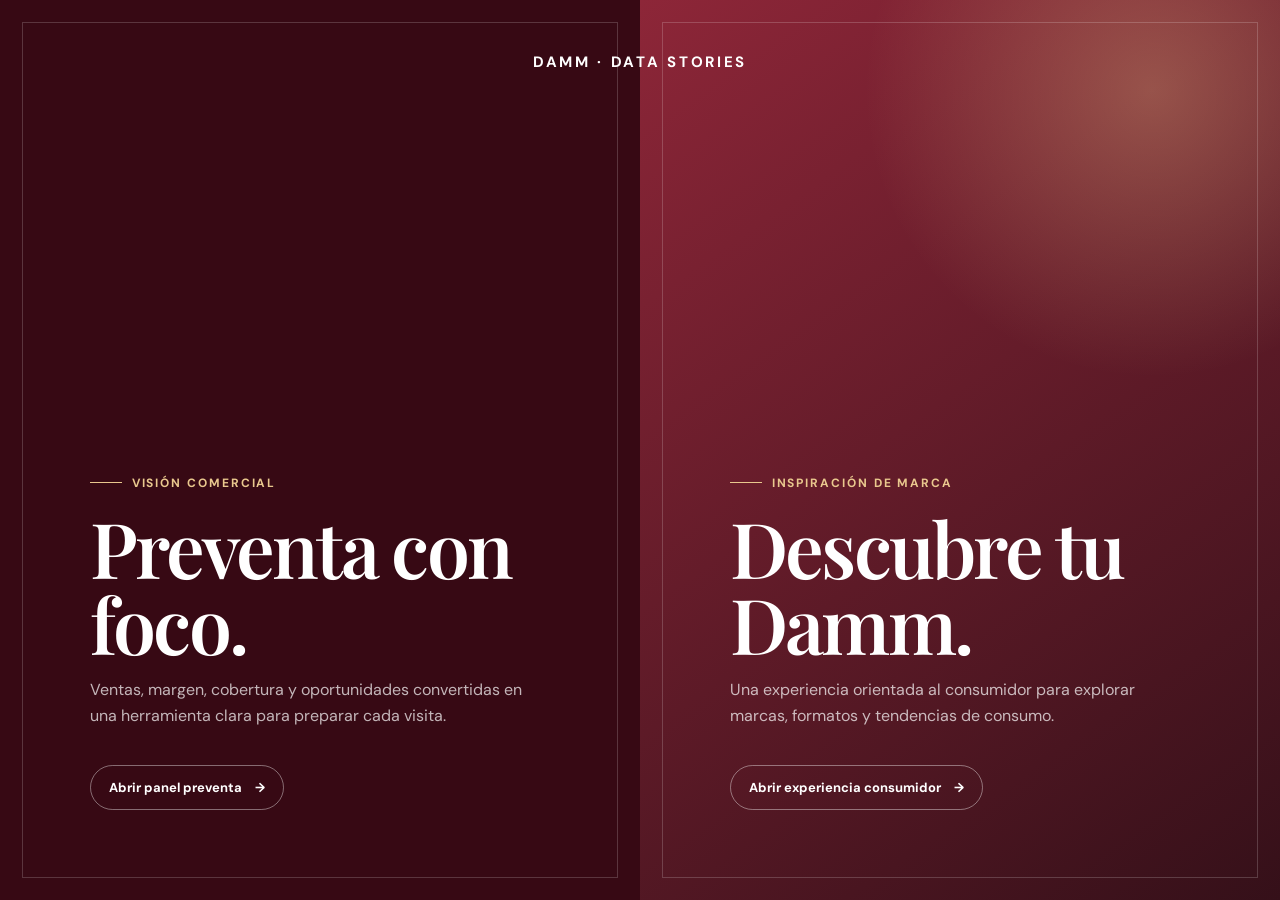
<file: web/index.html>
<!doctype html>
<html lang="es">
<head>
  <meta charset="utf-8">
  <meta name="viewport" content="width=device-width, initial-scale=1">
  <meta name="description" content="Experiencias visuales Damm basadas en datos de ventas y mercado.">
  <title>Damm · Experiencias de datos</title>
  <link rel="icon" href="favicon.svg" type="image/svg+xml">
  <link rel="stylesheet" href="estilos.css">
</head>
<body>
  <main class="landing">
    <div class="landing-logo">Damm · Data stories</div>
    <section class="landing-panel">
      <div class="landing-content">
        <div class="eyebrow">Visión comercial</div>
        <h1>Preventa con foco.</h1>
        <p>Ventas, margen, cobertura y oportunidades convertidas en una herramienta clara para preparar cada visita.</p>
        <a class="cta" href="preventa.html">Abrir panel preventa <span aria-hidden="true">→</span></a>
      </div>
    </section>
    <section class="landing-panel">
      <div class="landing-content">
        <div class="eyebrow">Inspiración de marca</div>
        <h1>Descubre tu Damm.</h1>
        <p>Una experiencia orientada al consumidor para explorar marcas, formatos y tendencias de consumo.</p>
        <a class="cta" href="consumidor.html">Abrir experiencia consumidor <span aria-hidden="true">→</span></a>
      </div>
    </section>
  </main>
</body>
</html>
</file>
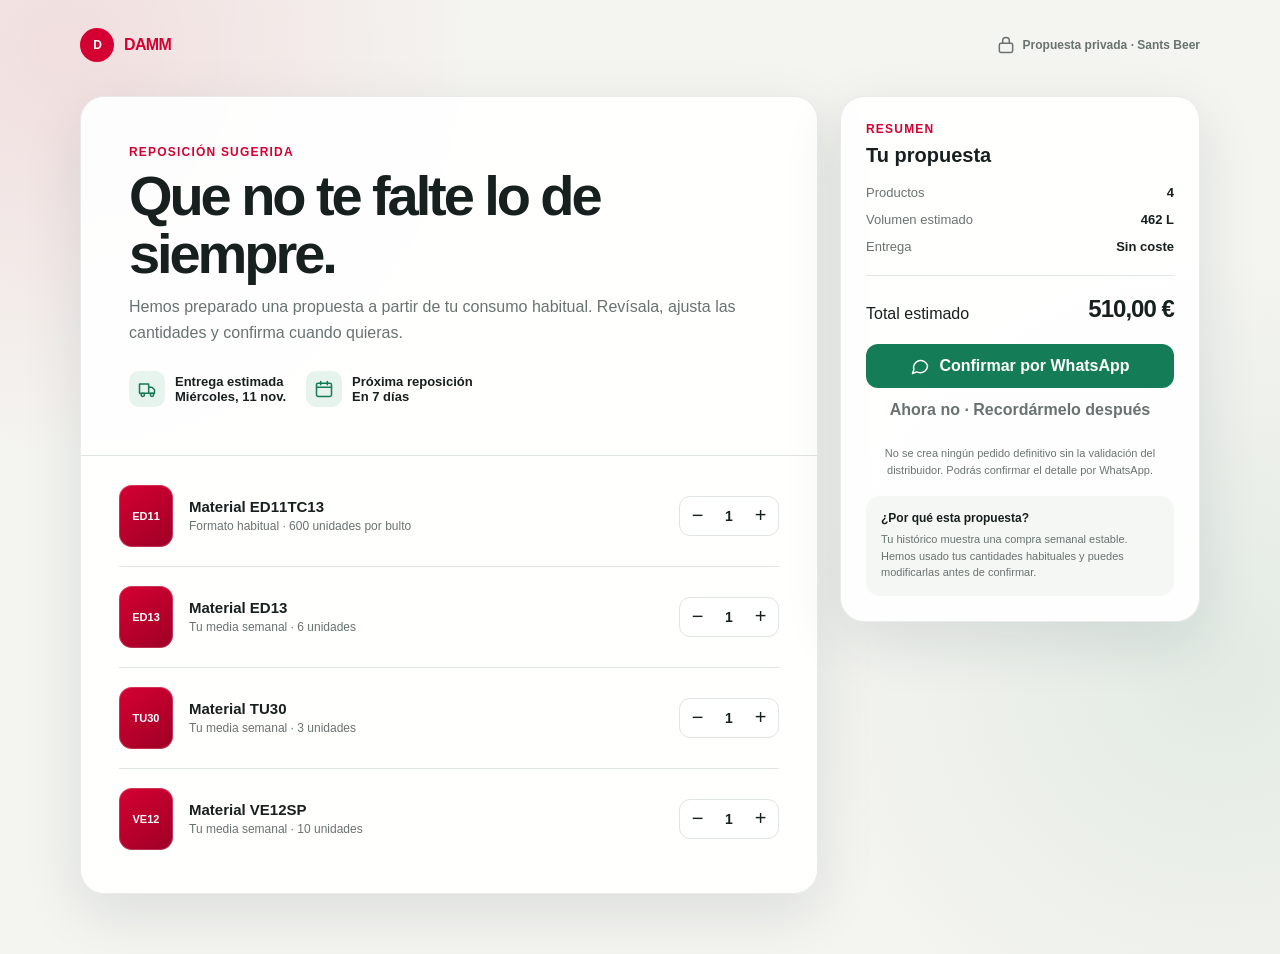
<file: prototipos/cliente.html>
<!doctype html>
<html lang="es">
<head>
  <meta charset="utf-8">
  <meta name="viewport" content="width=device-width, initial-scale=1">
  <meta name="description" content="Prototipo de confirmación de reposición para un establecimiento.">
  <title>Tu propuesta de reposición · Damm</title>
  <link rel="stylesheet" href="styles.css">
</head>
<body data-page="cliente">
  <svg width="0" height="0" aria-hidden="true" style="position:absolute">
    <symbol id="i-lock" viewBox="0 0 24 24"><rect x="4" y="10" width="16" height="11" rx="2"/><path d="M8 10V7a4 4 0 0 1 8 0v3"/></symbol>
    <symbol id="i-truck" viewBox="0 0 24 24"><path d="M3 6h11v11H3Zm11 4h4l3 3v4h-7Z"/><circle cx="7" cy="19" r="2"/><circle cx="18" cy="19" r="2"/></symbol>
    <symbol id="i-calendar" viewBox="0 0 24 24"><rect x="3" y="5" width="18" height="16" rx="2"/><path d="M16 3v4M8 3v4M3 10h18"/></symbol>
    <symbol id="i-message" viewBox="0 0 24 24"><path d="M21 11.5a8.4 8.4 0 0 1-9 8.5 9.8 9.8 0 0 1-4-.9L3 21l1.6-4.6A8.5 8.5 0 1 1 21 11.5Z"/></symbol>
  </svg>

  <main class="consumer-page">
    <nav class="consumer-nav" aria-label="Cabecera">
      <div class="brand-mark"><span class="brand-dot">D</span><span>Damm</span></div>
      <div class="secure"><svg class="icon"><use href="#i-lock"/></svg><span>Propuesta privada · Sants Beer</span></div>
    </nav>

    <div class="order-layout">
      <section class="order-card">
        <header class="order-hero">
          <p class="eyebrow">Reposición sugerida</p>
          <h1>Que no te falte lo de siempre.</h1>
          <p class="lead">Hemos preparado una propuesta a partir de tu consumo habitual. Revísala, ajusta las cantidades y confirma cuando quieras.</p>
          <div class="delivery-strip">
            <div class="delivery-item"><span class="delivery-icon"><svg class="icon"><use href="#i-truck"/></svg></span><span>Entrega estimada<br><b>Miércoles, 11 nov.</b></span></div>
            <div class="delivery-item"><span class="delivery-icon"><svg class="icon"><use href="#i-calendar"/></svg></span><span>Próxima reposición<br><b>En 7 días</b></span></div>
          </div>
        </header>

        <div class="order-products">
          <div class="product-row" data-price="294.02" data-liters="253.13">
            <div class="product-art">ED11</div>
            <div><h2>Material ED11TC13</h2><p>Formato habitual · 600 unidades por bulto</p></div>
            <div class="stepper" aria-label="Cantidad de ED11TC13"><button type="button" data-step="-1" aria-label="Restar">−</button><output>1</output><button type="button" data-step="1" aria-label="Sumar">+</button></div>
          </div>
          <div class="product-row" data-price="61.66" data-liters="47.37">
            <div class="product-art">ED13</div>
            <div><h2>Material ED13</h2><p>Tu media semanal · 6 unidades</p></div>
            <div class="stepper" aria-label="Cantidad de ED13"><button type="button" data-step="-1" aria-label="Restar">−</button><output>1</output><button type="button" data-step="1" aria-label="Sumar">+</button></div>
          </div>
          <div class="product-row" data-price="97.95" data-liters="95.19">
            <div class="product-art">TU30</div>
            <div><h2>Material TU30</h2><p>Tu media semanal · 3 unidades</p></div>
            <div class="stepper" aria-label="Cantidad de TU30"><button type="button" data-step="-1" aria-label="Restar">−</button><output>1</output><button type="button" data-step="1" aria-label="Sumar">+</button></div>
          </div>
          <div class="product-row" data-price="56.37" data-liters="66.31">
            <div class="product-art">VE12</div>
            <div><h2>Material VE12SP</h2><p>Tu media semanal · 10 unidades</p></div>
            <div class="stepper" aria-label="Cantidad de VE12SP"><button type="button" data-step="-1" aria-label="Restar">−</button><output>1</output><button type="button" data-step="1" aria-label="Sumar">+</button></div>
          </div>
        </div>
      </section>

      <aside class="summary-card">
        <p class="eyebrow">Resumen</p>
        <h2>Tu propuesta</h2>
        <div class="summary-line"><span>Productos</span><strong id="summary-products">4</strong></div>
        <div class="summary-line"><span>Volumen estimado</span><strong id="summary-liters">462 L</strong></div>
        <div class="summary-line"><span>Entrega</span><strong>Sin coste</strong></div>
        <div class="summary-total"><span>Total estimado</span><strong id="summary-total">510,00 €</strong></div>
        <button class="button whatsapp-button" id="confirm-order" type="button"><svg class="icon"><use href="#i-message"/></svg>Confirmar por WhatsApp</button>
        <button class="button ghost" id="postpone-order" type="button">Ahora no · Recordármelo después</button>
        <p class="summary-fine">No se crea ningún pedido definitivo sin la validación del distribuidor. Podrás confirmar el detalle por WhatsApp.</p>
        <div class="why-box"><strong>¿Por qué esta propuesta?</strong><p>Tu histórico muestra una compra semanal estable. Hemos usado tus cantidades habituales y puedes modificarlas antes de confirmar.</p></div>
      </aside>
    </div>
  </main>

  <div class="modal" id="order-modal" role="dialog" aria-modal="true" aria-labelledby="order-title">
    <div class="modal-card">
      <p class="eyebrow">Todo listo</p>
      <h2 id="order-title">Abriremos WhatsApp</h2>
      <p>Enviaremos el resumen para que confirmes la propuesta con tu distribuidor. Esta acción quedará vinculada a la recomendación.</p>
      <div class="modal-actions"><button class="button secondary" type="button" data-close-modal>Seguir revisando</button><button class="button whatsapp-button" type="button" id="finish-order">Continuar</button></div>
    </div>
  </div>
  <div class="toast" id="toast" role="status">Te lo recordaremos dentro de 48 horas.</div>
  <script src="app.js"></script>
</body>
</html>
</file>
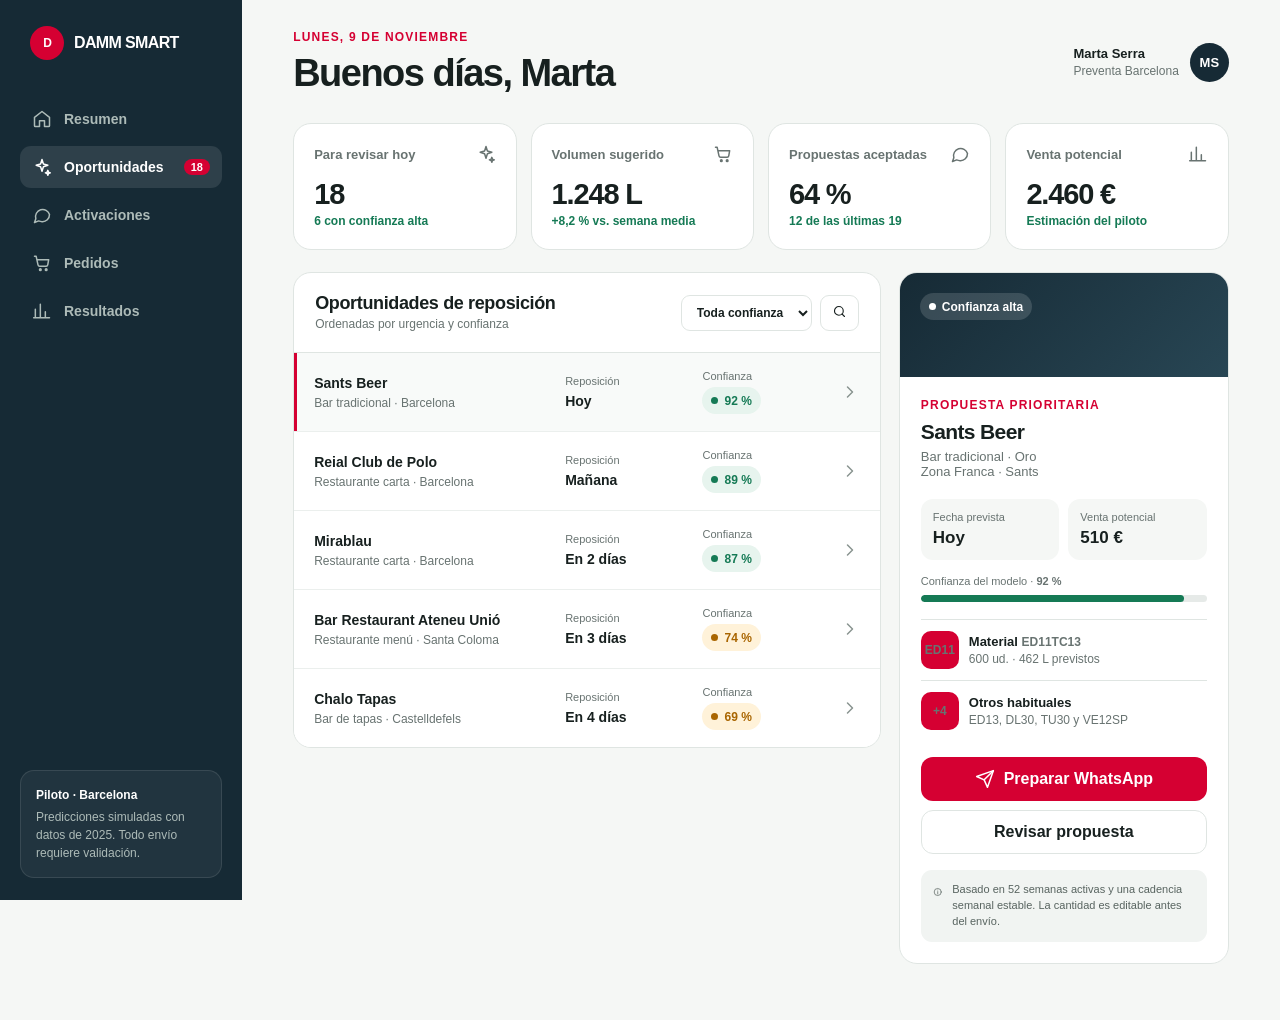
<file: prototipos/preventa.html>
<!doctype html>
<html lang="es">
<head>
  <meta charset="utf-8">
  <meta name="viewport" content="width=device-width, initial-scale=1">
  <meta name="description" content="Prototipo de preventa para el piloto de reposición predictiva.">
  <title>Preventa · Reposición inteligente</title>
  <link rel="stylesheet" href="styles.css">
</head>
<body data-page="preventa">
  <svg width="0" height="0" aria-hidden="true" style="position:absolute">
    <symbol id="i-home" viewBox="0 0 24 24"><path d="m3 10 9-7 9 7v10a1 1 0 0 1-1 1h-5v-7H9v7H4a1 1 0 0 1-1-1Z"/></symbol>
    <symbol id="i-spark" viewBox="0 0 24 24"><path d="m12 3 1.7 5.3L19 10l-5.3 1.7L12 17l-1.7-5.3L5 10l5.3-1.7Z"/><path d="m19 16 .8 2.2L22 19l-2.2.8L19 22l-.8-2.2L16 19l2.2-.8Z"/></symbol>
    <symbol id="i-message" viewBox="0 0 24 24"><path d="M21 11.5a8.4 8.4 0 0 1-9 8.5 9.8 9.8 0 0 1-4-.9L3 21l1.6-4.6A8.5 8.5 0 1 1 21 11.5Z"/></symbol>
    <symbol id="i-cart" viewBox="0 0 24 24"><path d="M3 4h2l2.2 10.2a2 2 0 0 0 2 1.6h7.7a2 2 0 0 0 2-1.6L20 8H6"/><circle cx="10" cy="20" r="1"/><circle cx="17" cy="20" r="1"/></symbol>
    <symbol id="i-chart" viewBox="0 0 24 24"><path d="M4 20V10m6 10V4m6 16v-7m5 7H2"/></symbol>
    <symbol id="i-search" viewBox="0 0 24 24"><circle cx="11" cy="11" r="7"/><path d="m20 20-4-4"/></symbol>
    <symbol id="i-send" viewBox="0 0 24 24"><path d="m22 2-7 20-4-9-9-4Z"/><path d="M22 2 11 13"/></symbol>
    <symbol id="i-info" viewBox="0 0 24 24"><circle cx="12" cy="12" r="9"/><path d="M12 11v6m0-10h.01"/></symbol>
    <symbol id="i-chevron" viewBox="0 0 24 24"><path d="m9 18 6-6-6-6"/></symbol>
  </svg>

  <div class="sales-shell">
    <aside class="sidebar">
      <div class="brand-mark"><span class="brand-dot">D</span><span>Damm Smart</span></div>
      <nav class="nav-group" aria-label="Navegación principal">
        <a class="nav-link" href="#"><svg class="icon"><use href="#i-home"/></svg><span>Resumen</span></a>
        <a class="nav-link active" href="#"><svg class="icon"><use href="#i-spark"/></svg><span>Oportunidades</span><span class="count">18</span></a>
        <a class="nav-link" href="#"><svg class="icon"><use href="#i-message"/></svg><span>Activaciones</span></a>
        <a class="nav-link" href="#"><svg class="icon"><use href="#i-cart"/></svg><span>Pedidos</span></a>
        <a class="nav-link" href="#"><svg class="icon"><use href="#i-chart"/></svg><span>Resultados</span></a>
      </nav>
      <div class="pilot-note"><strong>Piloto · Barcelona</strong>Predicciones simuladas con datos de 2025. Todo envío requiere validación.</div>
    </aside>

    <main class="sales-main">
      <header class="topbar">
        <div>
          <p class="eyebrow">Lunes, 9 de noviembre</p>
          <h1>Buenos días, Marta</h1>
        </div>
        <div class="profile">
          <div><strong style="display:block;font-size:13px">Marta Serra</strong><span class="muted small">Preventa Barcelona</span></div>
          <span class="avatar">MS</span>
        </div>
      </header>

      <section class="kpi-grid" aria-label="Indicadores de la jornada">
        <article class="kpi"><div class="kpi-label"><span>Para revisar hoy</span><svg class="icon"><use href="#i-spark"/></svg></div><strong>18</strong><em>6 con confianza alta</em></article>
        <article class="kpi"><div class="kpi-label"><span>Volumen sugerido</span><svg class="icon"><use href="#i-cart"/></svg></div><strong>1.248 L</strong><em>+8,2 % vs. semana media</em></article>
        <article class="kpi"><div class="kpi-label"><span>Propuestas aceptadas</span><svg class="icon"><use href="#i-message"/></svg></div><strong>64 %</strong><em>12 de las últimas 19</em></article>
        <article class="kpi"><div class="kpi-label"><span>Venta potencial</span><svg class="icon"><use href="#i-chart"/></svg></div><strong>2.460 €</strong><em>Estimación del piloto</em></article>
      </section>

      <section class="workbench">
        <div class="panel">
          <div class="panel-head">
            <div><h2>Oportunidades de reposición</h2><span class="muted small">Ordenadas por urgencia y confianza</span></div>
            <div class="filters">
              <select class="filter" id="confidence-filter" aria-label="Filtrar por confianza">
                <option value="all">Toda confianza</option>
                <option value="high">Alta</option>
                <option value="medium">Media</option>
              </select>
              <button class="filter" type="button" id="search-button"><svg class="icon" style="width:15px;height:15px"><use href="#i-search"/></svg></button>
            </div>
          </div>
          <div class="customer-list" id="customer-list">
            <button class="customer active" type="button" data-confidence="high" data-name="Sants Beer" data-type="Bar tradicional · Oro" data-zone="Zona Franca · Sants" data-date="Hoy" data-liters="462 L" data-value="510 €" data-score="92" data-product="ED11TC13" data-units="600 ud.">
              <div><h3>Sants Beer</h3><p>Bar tradicional · Barcelona</p></div>
              <div><span class="metric-label">Reposición</span><span class="metric-value">Hoy</span></div>
              <div><span class="metric-label">Confianza</span><span class="pill good"><span class="dot"></span>92 %</span></div>
              <svg class="icon chevron"><use href="#i-chevron"/></svg>
            </button>
            <button class="customer" type="button" data-confidence="high" data-name="Reial Club de Polo" data-type="Restaurante carta · Oro" data-zone="Les Corts · Sarrià" data-date="Mañana" data-liters="751 L" data-value="782 €" data-score="89" data-product="ED50" data-units="4 ud.">
              <div><h3>Reial Club de Polo</h3><p>Restaurante carta · Barcelona</p></div>
              <div><span class="metric-label">Reposición</span><span class="metric-value">Mañana</span></div>
              <div><span class="metric-label">Confianza</span><span class="pill good"><span class="dot"></span>89 %</span></div>
              <svg class="icon chevron"><use href="#i-chevron"/></svg>
            </button>
            <button class="customer" type="button" data-confidence="high" data-name="Mirablau" data-type="Restaurante carta · Oro" data-zone="Bonanova · Vallcarca" data-date="En 2 días" data-liters="326 L" data-value="354 €" data-score="87" data-product="VE12SP" data-units="8 ud.">
              <div><h3>Mirablau</h3><p>Restaurante carta · Barcelona</p></div>
              <div><span class="metric-label">Reposición</span><span class="metric-value">En 2 días</span></div>
              <div><span class="metric-label">Confianza</span><span class="pill good"><span class="dot"></span>87 %</span></div>
              <svg class="icon chevron"><use href="#i-chevron"/></svg>
            </button>
            <button class="customer" type="button" data-confidence="medium" data-name="Bar Restaurant Ateneu Unió" data-type="Restaurante menú · Plata" data-zone="Sant Boi" data-date="En 3 días" data-liters="194 L" data-value="318 €" data-score="74" data-product="ED13" data-units="11 ud.">
              <div><h3>Bar Restaurant Ateneu Unió</h3><p>Restaurante menú · Santa Coloma</p></div>
              <div><span class="metric-label">Reposición</span><span class="metric-value">En 3 días</span></div>
              <div><span class="metric-label">Confianza</span><span class="pill warn"><span class="dot"></span>74 %</span></div>
              <svg class="icon chevron"><use href="#i-chevron"/></svg>
            </button>
            <button class="customer" type="button" data-confidence="medium" data-name="Chalo Tapas" data-type="Bar de tapas · Oro" data-zone="Gavà · Castelldefels" data-date="En 4 días" data-liters="168 L" data-value="206 €" data-score="69" data-product="FDT13" data-units="2 ud.">
              <div><h3>Chalo Tapas</h3><p>Bar de tapas · Castelldefels</p></div>
              <div><span class="metric-label">Reposición</span><span class="metric-value">En 4 días</span></div>
              <div><span class="metric-label">Confianza</span><span class="pill warn"><span class="dot"></span>69 %</span></div>
              <svg class="icon chevron"><use href="#i-chevron"/></svg>
            </button>
          </div>
        </div>

        <aside class="panel detail" aria-live="polite">
          <div class="detail-cover"><span class="pill"><span class="dot"></span>Confianza alta</span></div>
          <div class="detail-body">
            <p class="eyebrow">Propuesta prioritaria</p>
            <h2 id="detail-name">Sants Beer</h2>
            <p class="detail-meta" id="detail-meta">Bar tradicional · Oro<br>Zona Franca · Sants</p>
            <div class="forecast">
              <div><span class="metric-label">Fecha prevista</span><strong id="detail-date">Hoy</strong></div>
              <div><span class="metric-label">Venta potencial</span><strong id="detail-value">510 €</strong></div>
            </div>
            <span class="metric-label">Confianza del modelo · <b id="detail-score">92 %</b></span>
            <div class="confidence"><span id="confidence-bar"></span></div>
            <div class="product-mini">
              <span class="product-code" id="detail-code">ED11</span>
              <div><strong>Material <span id="detail-product">ED11TC13</span></strong><span><span id="detail-units">600 ud.</span> · <span id="detail-liters">462 L</span> previstos</span></div>
            </div>
            <div class="product-mini">
              <span class="product-code">+4</span>
              <div><strong>Otros habituales</strong><span>ED13, DL30, TU30 y VE12SP</span></div>
            </div>
            <div class="detail-actions">
              <button class="button" type="button" id="send-proposal"><svg class="icon"><use href="#i-send"/></svg>Preparar WhatsApp</button>
              <button class="button secondary" type="button" id="review-detail">Revisar propuesta</button>
            </div>
            <div class="model-note"><svg class="icon"><use href="#i-info"/></svg><span>Basado en 52 semanas activas y una cadencia semanal estable. La cantidad es editable antes del envío.</span></div>
          </div>
        </aside>
      </section>
    </main>
  </div>

  <div class="modal" id="proposal-modal" role="dialog" aria-modal="true" aria-labelledby="modal-title">
    <div class="modal-card">
      <p class="eyebrow">Vista previa</p>
      <h2 id="modal-title">Propuesta para WhatsApp</h2>
      <p id="modal-copy">Hola, Sants Beer. Según vuestro ritmo habitual, os proponemos reponer 600 ud. de ED11TC13. Podéis confirmar, modificar o posponer en un clic.</p>
      <div class="modal-actions"><button class="button secondary" type="button" data-close-modal>Volver</button><button class="button" type="button" id="confirm-send">Enviar propuesta</button></div>
    </div>
  </div>
  <div class="toast" id="toast" role="status">Propuesta enviada y registrada para trazabilidad.</div>
  <script src="app.js"></script>
</body>
</html>
</file>
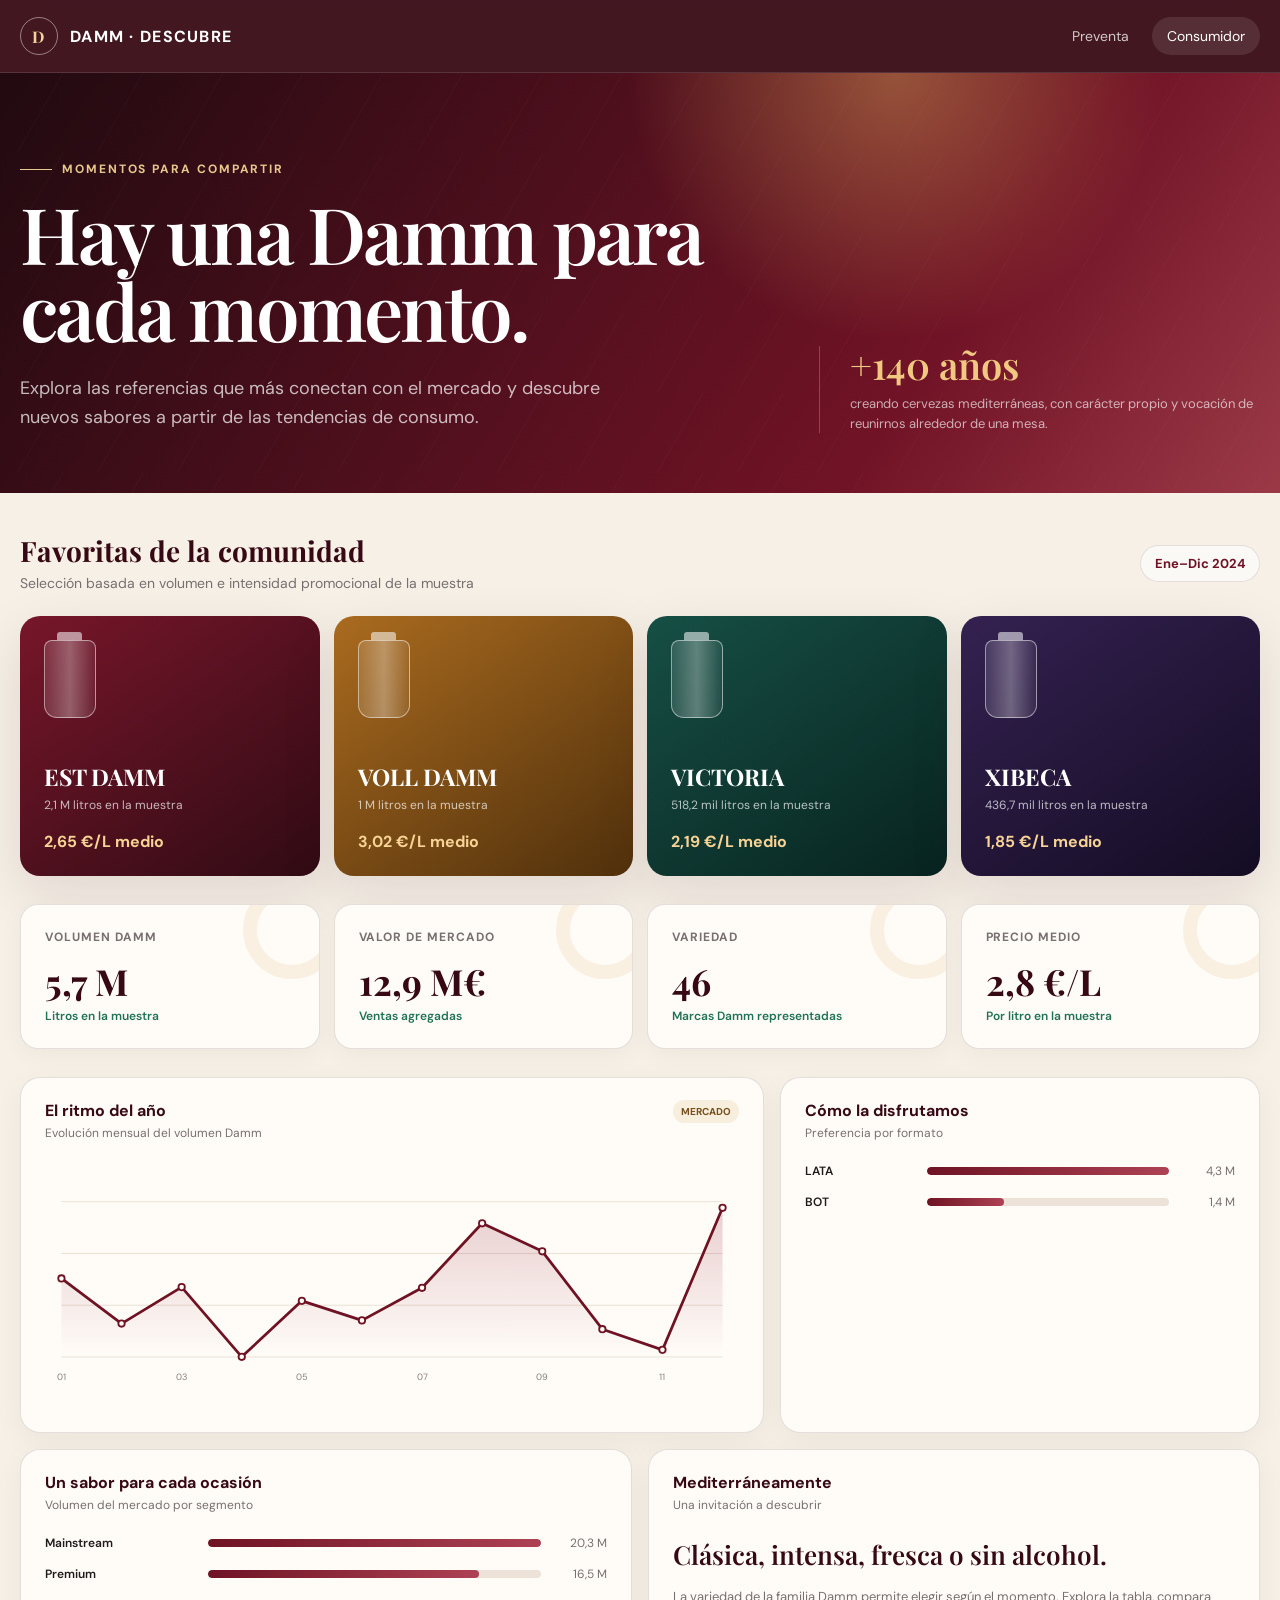
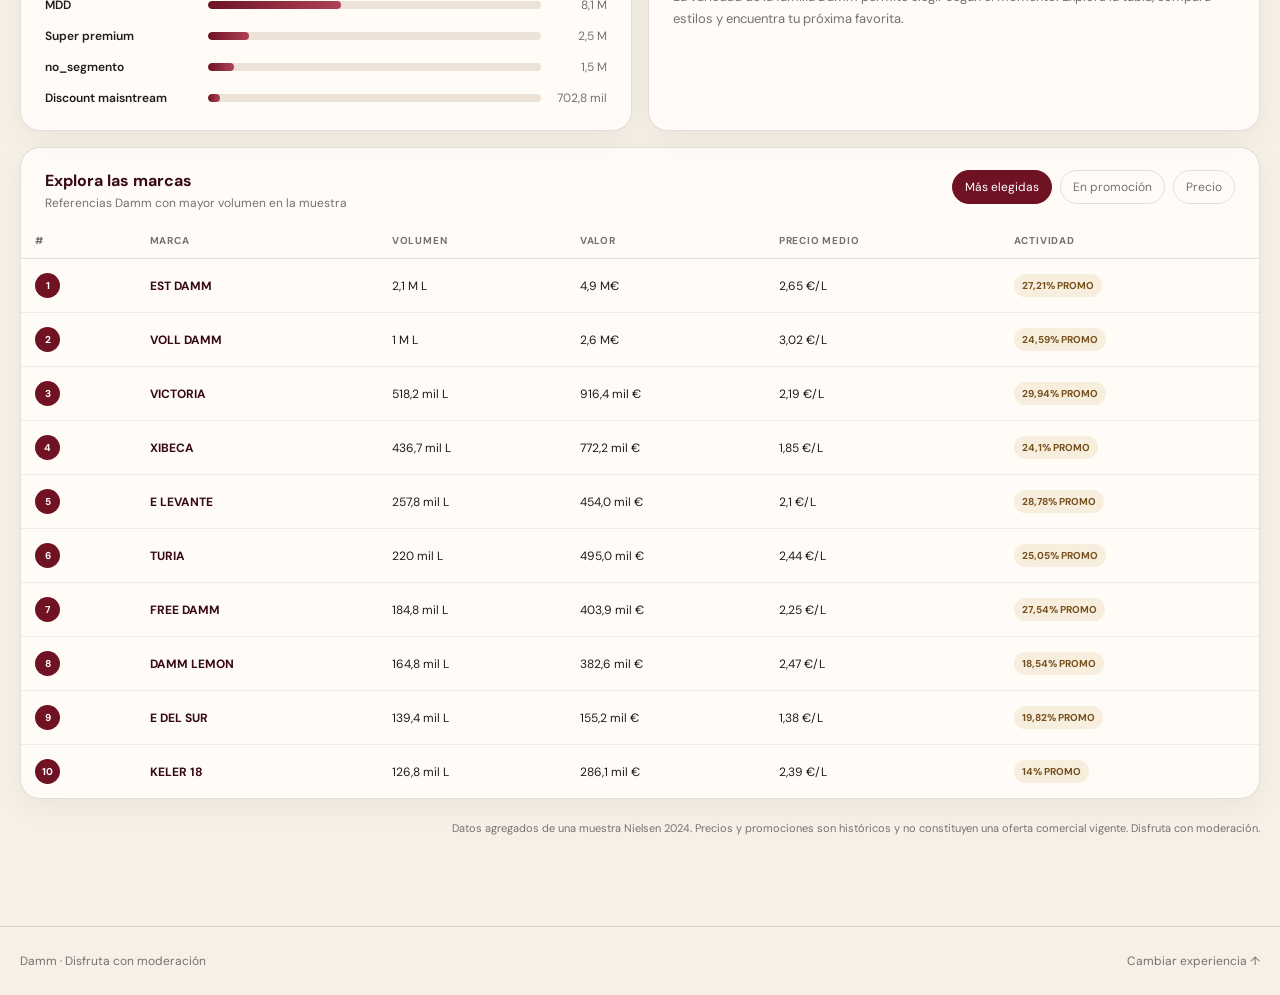
<file: web/consumidor.html>
<!doctype html>
<html lang="es">
<head>
  <meta charset="utf-8">
  <meta name="viewport" content="width=device-width, initial-scale=1">
  <meta name="description" content="Experiencia visual para descubrir las marcas Damm y las tendencias de consumo.">
  <title>Damm · Descubre tu cerveza</title>
  <link rel="icon" href="favicon.svg" type="image/svg+xml">
  <link rel="stylesheet" href="estilos.css">
</head>
<body data-page="consumidor">
  <nav class="nav">
    <div class="shell nav-inner">
      <a class="brand" href="index.html"><span class="brand-mark">D</span><span>Damm · Descubre</span></a>
      <div class="nav-links">
        <a href="preventa.html">Preventa</a>
        <a class="active" href="consumidor.html">Consumidor</a>
      </div>
    </div>
  </nav>

  <header class="hero consumer-hero">
    <div class="shell hero-inner">
      <div>
        <div class="eyebrow">Momentos para compartir</div>
        <h1>Hay una Damm para cada momento.</h1>
        <p>Explora las referencias que más conectan con el mercado y descubre nuevos sabores a partir de las tendencias de consumo.</p>
      </div>
      <aside class="hero-aside">
        <strong>+140 años</strong>
        <span>creando cervezas mediterráneas, con carácter propio y vocación de reunirnos alrededor de una mesa.</span>
      </aside>
    </div>
  </header>

  <main class="main">
    <div class="shell">
      <div class="toolbar">
        <div><h2 class="section-title">Favoritas de la comunidad</h2><div class="section-kicker">Selección basada en volumen e intensidad promocional de la muestra</div></div>
        <span class="period" id="periodo">—</span>
      </div>

      <section class="product-grid" id="destacados" aria-label="Marcas destacadas"></section>

      <section class="kpis" style="margin-top:28px" aria-label="Indicadores principales">
        <article class="kpi"><div class="kpi-label">Volumen Damm</div><div class="kpi-value" id="kpi-litros">—</div><div class="kpi-foot">Litros en la muestra</div></article>
        <article class="kpi"><div class="kpi-label">Valor de mercado</div><div class="kpi-value" id="kpi-valor">—</div><div class="kpi-foot">Ventas agregadas</div></article>
        <article class="kpi"><div class="kpi-label">Variedad</div><div class="kpi-value" id="kpi-marcas">—</div><div class="kpi-foot">Marcas Damm representadas</div></article>
        <article class="kpi"><div class="kpi-label">Precio medio</div><div class="kpi-value" id="kpi-precio">—</div><div class="kpi-foot">Por litro en la muestra</div></article>
      </section>

      <section class="grid">
        <article class="card">
          <div class="card-head"><div><h3 class="card-title">El ritmo del año</h3><div class="card-sub">Evolución mensual del volumen Damm</div></div><span class="tag">Mercado</span></div>
          <div class="card-body"><div class="chart" id="consumo-chart"></div></div>
        </article>
        <article class="card">
          <div class="card-head"><div><h3 class="card-title">Cómo la disfrutamos</h3><div class="card-sub">Preferencia por formato</div></div></div>
          <div class="card-body"><div class="bars" id="formatos"></div></div>
        </article>
      </section>

      <section class="grid equal">
        <article class="card">
          <div class="card-head"><div><h3 class="card-title">Un sabor para cada ocasión</h3><div class="card-sub">Volumen del mercado por segmento</div></div></div>
          <div class="card-body"><div class="bars" id="segmentos"></div></div>
        </article>
        <article class="card">
          <div class="card-head"><div><h3 class="card-title">Mediterráneamente</h3><div class="card-sub">Una invitación a descubrir</div></div></div>
          <div class="card-body">
            <p style="font:600 26px/1.2 'Playfair Display';color:var(--vino-oscuro);margin:4px 0 16px">Clásica, intensa, fresca o sin alcohol.</p>
            <p style="color:var(--gris);font-size:13px;line-height:1.7;margin:0">La variedad de la familia Damm permite elegir según el momento. Explora la tabla, compara estilos y encuentra tu próxima favorita.</p>
          </div>
        </article>
      </section>

      <section class="card" style="margin-top:16px">
        <div class="card-head">
          <div><h3 class="card-title">Explora las marcas</h3><div class="card-sub">Referencias Damm con mayor volumen en la muestra</div></div>
          <div class="filters" aria-label="Ordenar marcas">
            <button class="filter active" data-sort="litros">Más elegidas</button>
            <button class="filter" data-sort="promo">En promoción</button>
            <button class="filter" data-sort="precio">Precio</button>
          </div>
        </div>
        <div class="table-wrap">
          <table>
            <thead><tr><th>#</th><th>Marca</th><th>Volumen</th><th>Valor</th><th>Precio medio</th><th>Actividad</th></tr></thead>
            <tbody id="marcas-tabla"></tbody>
          </table>
        </div>
      </section>
      <p class="note">Datos agregados de una muestra Nielsen 2024. Precios y promociones son históricos y no constituyen una oferta comercial vigente. Disfruta con moderación.</p>
    </div>
  </main>

  <footer class="footer"><div class="shell"><span>Damm · Disfruta con moderación</span><a href="index.html">Cambiar experiencia ↑</a></div></footer>
  <script src="datos.js"></script>
  <script src="app.js"></script>
</body>
</html>
</file>
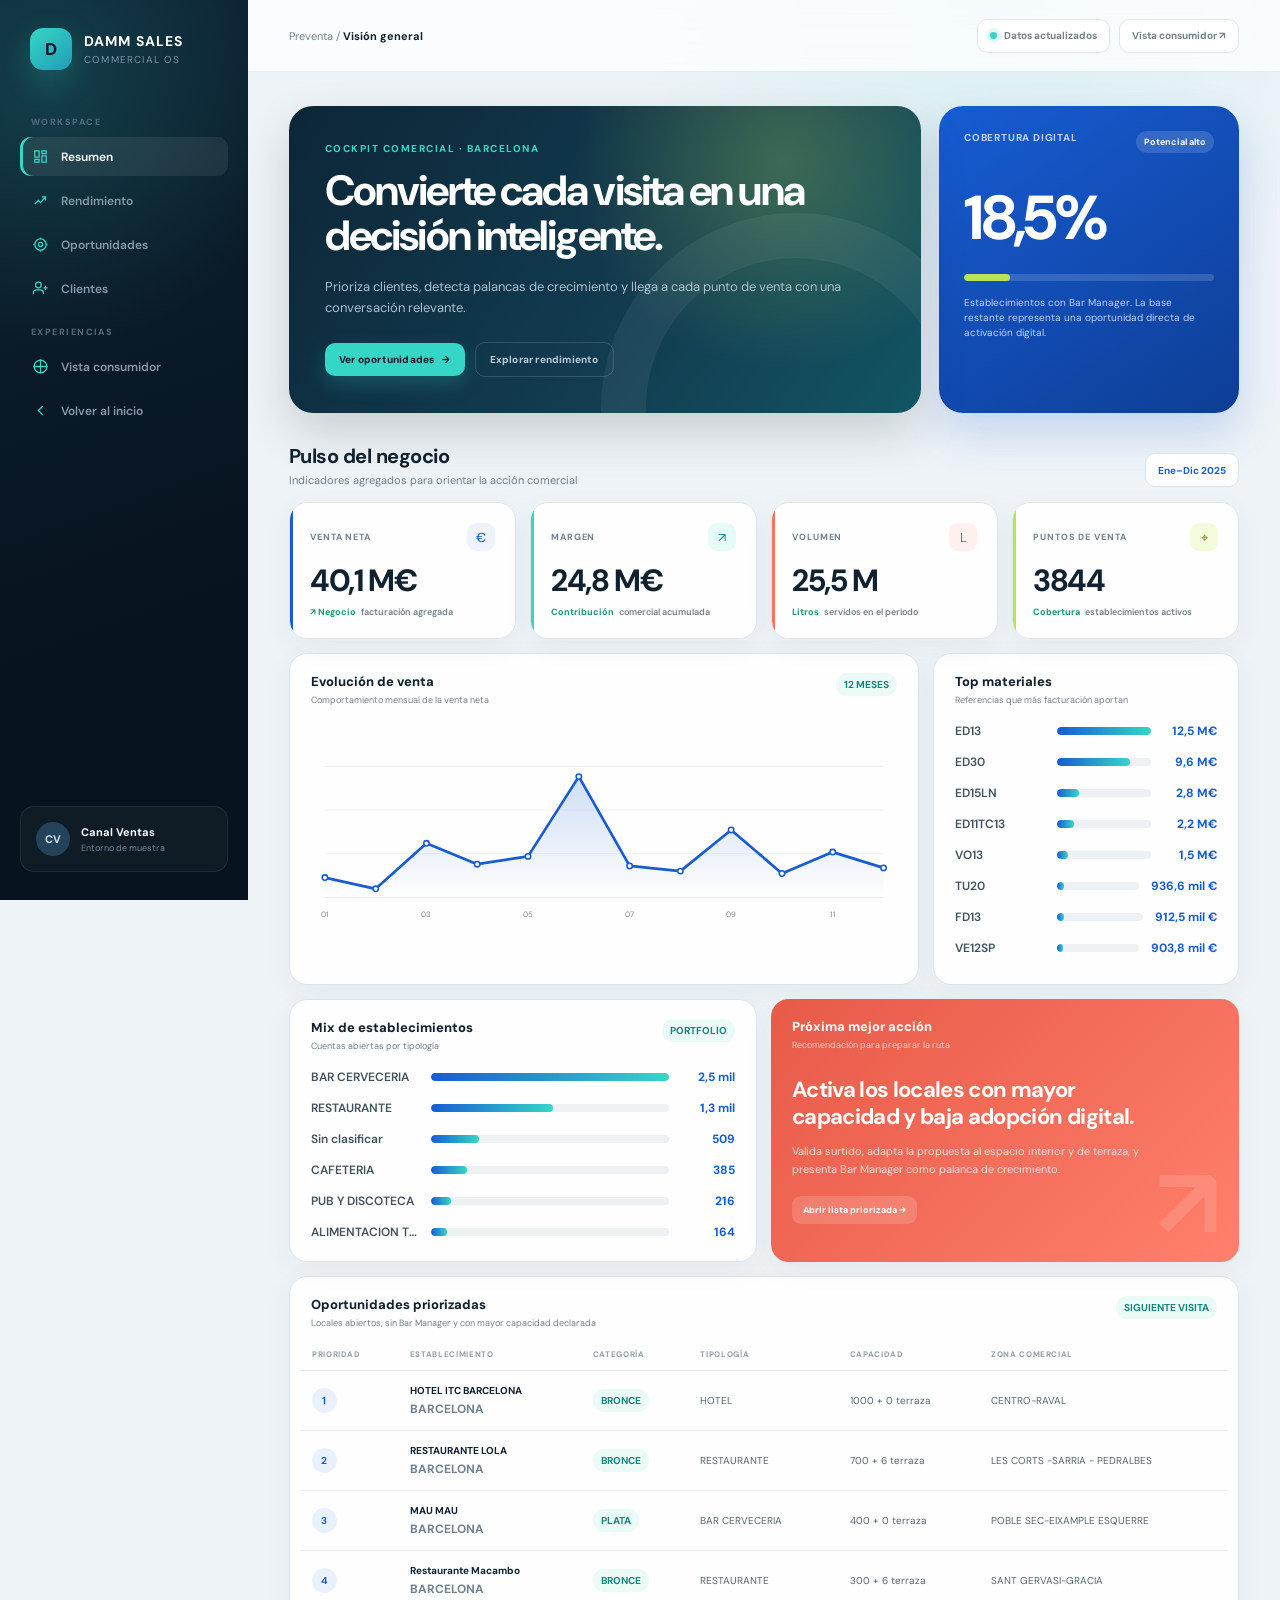
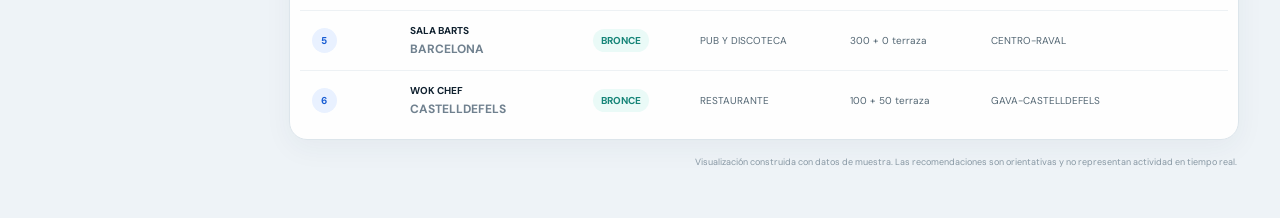
<file: web/preventa.html>
<!doctype html>
<html lang="es">
<head>
  <meta charset="utf-8">
  <meta name="viewport" content="width=device-width, initial-scale=1">
  <meta name="description" content="Cockpit comercial Damm para preparar visitas y priorizar oportunidades.">
  <title>Damm · Cockpit de preventa</title>
  <link rel="icon" href="favicon.svg" type="image/svg+xml">
  <link rel="stylesheet" href="estilos.css">
  <link rel="stylesheet" href="preventa.css">
</head>
<body class="preventa-app" data-page="preventa">
  <div class="sales-layout">
    <aside class="sales-sidebar">
      <a class="sales-brand" href="index.html">
        <span class="sales-brand-mark">D</span>
        <span class="sales-brand-copy"><strong>Damm Sales</strong><span>Commercial OS</span></span>
      </a>

      <div class="sales-nav-label">Workspace</div>
      <nav class="sales-nav" aria-label="Secciones del panel">
        <a class="active" href="#resumen">
          <span class="nav-icon"><svg viewBox="0 0 24 24"><path d="M4 13h6V4H4v9Zm0 7h6v-4H4v4Zm10 0h6v-9h-6v9Zm0-16v4h6V4h-6Z"/></svg></span>
          <span>Resumen</span>
        </a>
        <a href="#rendimiento">
          <span class="nav-icon"><svg viewBox="0 0 24 24"><path d="m4 17 5-5 3 3 7-8"/><path d="M14 7h5v5"/></svg></span>
          <span>Rendimiento</span>
        </a>
        <a href="#oportunidades-panel">
          <span class="nav-icon"><svg viewBox="0 0 24 24"><circle cx="12" cy="12" r="8"/><circle cx="12" cy="12" r="3"/><path d="M12 4V2m8 10h2M12 22v-2M2 12h2"/></svg></span>
          <span>Oportunidades</span>
        </a>
        <a href="#clientes">
          <span class="nav-icon"><svg viewBox="0 0 24 24"><path d="M16 20v-2a4 4 0 0 0-4-4H6a4 4 0 0 0-4 4v2"/><circle cx="9" cy="7" r="4"/><path d="M19 8v6m3-3h-6"/></svg></span>
          <span>Clientes</span>
        </a>
      </nav>

      <div class="sales-nav-label">Experiencias</div>
      <nav class="sales-nav">
        <a href="consumidor.html">
          <span class="nav-icon"><svg viewBox="0 0 24 24"><path d="M12 2v20M2 12h20"/><circle cx="12" cy="12" r="9"/></svg></span>
          <span>Vista consumidor</span>
        </a>
        <a href="index.html">
          <span class="nav-icon"><svg viewBox="0 0 24 24"><path d="m15 18-6-6 6-6"/></svg></span>
          <span>Volver al inicio</span>
        </a>
      </nav>

      <div class="sales-profile">
        <div class="sales-avatar">CV</div>
        <div><strong>Canal Ventas</strong><span>Entorno de muestra</span></div>
      </div>
    </aside>

    <div class="sales-content">
      <header class="sales-topbar">
        <button class="mobile-menu" aria-label="Menú" aria-expanded="false">☰</button>
        <div class="topbar-context">Preventa <span> / </span> <strong>Visión general</strong></div>
        <div class="topbar-actions">
          <span class="live-pill">Datos actualizados</span>
          <a class="topbar-link" href="consumidor.html">Vista consumidor ↗</a>
        </div>
      </header>

      <main class="sales-main">
        <section class="sales-hero" id="resumen">
          <article class="sales-welcome">
            <div class="welcome-kicker">Cockpit comercial · Barcelona</div>
            <h1>Convierte cada visita en una decisión inteligente.</h1>
            <p>Prioriza clientes, detecta palancas de crecimiento y llega a cada punto de venta con una conversación relevante.</p>
            <div class="welcome-actions">
              <a class="primary-action" href="#oportunidades-panel">Ver oportunidades <span>→</span></a>
              <a class="ghost-action" href="#rendimiento">Explorar rendimiento</a>
            </div>
          </article>

          <article class="coverage-card">
            <div class="coverage-top"><span>Cobertura digital</span><span class="trend-chip">Potencial alto</span></div>
            <div class="coverage-value" id="cobertura">—</div>
            <div class="coverage-track"><span></span></div>
            <p>Establecimientos con Bar Manager. La base restante representa una oportunidad directa de activación digital.</p>
          </article>
        </section>

        <section id="rendimiento">
          <div class="sales-section-head">
            <div><h2>Pulso del negocio</h2><p>Indicadores agregados para orientar la acción comercial</p></div>
            <span class="sales-period" id="periodo">—</span>
          </div>

          <div class="sales-kpis" aria-label="Indicadores principales">
            <article class="sales-kpi">
              <div class="kpi-top"><span class="kpi-label">Venta neta</span><span class="kpi-mini-icon">€</span></div>
              <div class="kpi-value" id="kpi-venta">—</div>
              <div class="kpi-foot"><b>↗ Negocio</b><span>facturación agregada</span></div>
            </article>
            <article class="sales-kpi">
              <div class="kpi-top"><span class="kpi-label">Margen</span><span class="kpi-mini-icon">↗</span></div>
              <div class="kpi-value" id="kpi-margen">—</div>
              <div class="kpi-foot"><b>Contribución</b><span>comercial acumulada</span></div>
            </article>
            <article class="sales-kpi">
              <div class="kpi-top"><span class="kpi-label">Volumen</span><span class="kpi-mini-icon">L</span></div>
              <div class="kpi-value" id="kpi-litros">—</div>
              <div class="kpi-foot"><b>Litros</b><span>servidos en el periodo</span></div>
            </article>
            <article class="sales-kpi">
              <div class="kpi-top"><span class="kpi-label">Puntos de venta</span><span class="kpi-mini-icon">⌖</span></div>
              <div class="kpi-value" id="kpi-puntos">—</div>
              <div class="kpi-foot"><b>Cobertura</b><span>establecimientos activos</span></div>
            </article>
          </div>

          <div class="sales-grid">
            <article class="sales-card">
              <div class="sales-card-head">
                <div><h3 class="sales-card-title">Evolución de venta</h3><div class="sales-card-sub">Comportamiento mensual de la venta neta</div></div>
                <span class="tag">12 meses</span>
              </div>
              <div class="sales-card-body"><div class="chart" id="ventas-chart"></div></div>
            </article>
            <article class="sales-card">
              <div class="sales-card-head">
                <div><h3 class="sales-card-title">Top materiales</h3><div class="sales-card-sub">Referencias que más facturación aportan</div></div>
              </div>
              <div class="sales-card-body"><div class="bars" id="materiales"></div></div>
            </article>
          </div>
        </section>

        <section class="sales-grid equal" id="clientes">
          <article class="sales-card">
            <div class="sales-card-head">
              <div><h3 class="sales-card-title">Mix de establecimientos</h3><div class="sales-card-sub">Cuentas abiertas por tipología</div></div>
              <span class="tag">Portfolio</span>
            </div>
            <div class="sales-card-body"><div class="bars" id="tipos"></div></div>
          </article>
          <article class="sales-card action-card">
            <div class="sales-card-head">
              <div><h3 class="sales-card-title">Próxima mejor acción</h3><div class="sales-card-sub">Recomendación para preparar la ruta</div></div>
            </div>
            <div class="sales-card-body action-copy">
              <strong>Activa los locales con mayor capacidad y baja adopción digital.</strong>
              <p>Valida surtido, adapta la propuesta al espacio interior y de terraza, y presenta Bar Manager como palanca de crecimiento.</p>
              <a class="action-link" href="#oportunidades-panel">Abrir lista priorizada →</a>
            </div>
          </article>
        </section>

        <section class="sales-card opportunities" id="oportunidades-panel">
          <div class="sales-card-head">
            <div><h3 class="sales-card-title">Oportunidades priorizadas</h3><div class="sales-card-sub">Locales abiertos, sin Bar Manager y con mayor capacidad declarada</div></div>
            <span class="tag">Siguiente visita</span>
          </div>
          <div class="table-wrap">
            <table>
              <thead><tr><th>Prioridad</th><th>Establecimiento</th><th>Categoría</th><th>Tipología</th><th>Capacidad</th><th>Zona comercial</th></tr></thead>
              <tbody id="oportunidades"></tbody>
            </table>
          </div>
        </section>

        <p class="sales-note">Visualización construida con datos de muestra. Las recomendaciones son orientativas y no representan actividad en tiempo real.</p>
      </main>
    </div>
  </div>

  <script src="datos.js"></script>
  <script src="app.js"></script>
</body>
</html>
</file>
<file: web/estilos.css>
@import url("https://fonts.googleapis.com/css2?family=DM+Sans:wght@400;500;600;700&family=Playfair+Display:wght@600;700&display=swap");

:root {
  --vino: #6f1324;
  --vino-oscuro: #370914;
  --oro: #c9984b;
  --crema: #f6f0e7;
  --papel: #fffcf7;
  --tinta: #201a1b;
  --gris: #786f70;
  --linea: rgba(55, 9, 20, 0.12);
  --verde: #1f7257;
  --sombra: 0 18px 55px rgba(55, 9, 20, 0.11);
}

* { box-sizing: border-box; }
html { scroll-behavior: smooth; }
body {
  margin: 0;
  color: var(--tinta);
  background: var(--crema);
  font-family: "DM Sans", system-ui, sans-serif;
  -webkit-font-smoothing: antialiased;
}
button, input, select { font: inherit; }
a { color: inherit; text-decoration: none; }

.shell { width: min(1240px, calc(100% - 40px)); margin: 0 auto; }
.nav {
  position: sticky; top: 0; z-index: 20;
  border-bottom: 1px solid rgba(255,255,255,.12);
  background: rgba(55, 9, 20, .94);
  color: white; backdrop-filter: blur(16px);
}
.nav-inner { height: 72px; display: flex; align-items: center; justify-content: space-between; gap: 24px; }
.brand { display: inline-flex; align-items: center; gap: 12px; font-weight: 700; letter-spacing: .08em; text-transform: uppercase; }
.brand-mark { width: 38px; height: 38px; display: grid; place-items: center; border: 1px solid rgba(255,255,255,.45); border-radius: 50%; font-family: "Playfair Display"; color: #f2d39b; }
.nav-links { display: flex; align-items: center; gap: 8px; }
.nav-links a { padding: 10px 15px; border-radius: 999px; color: rgba(255,255,255,.76); font-size: 14px; }
.nav-links a:hover, .nav-links a.active { color: white; background: rgba(255,255,255,.1); }

.hero {
  position: relative; overflow: hidden; color: white;
  background:
    radial-gradient(circle at 80% 10%, rgba(201,152,75,.33), transparent 28%),
    radial-gradient(circle at 8% 110%, rgba(152,47,67,.55), transparent 35%),
    var(--vino-oscuro);
}
.hero::after {
  content: ""; position: absolute; inset: 0; opacity: .18; pointer-events: none;
  background-image: linear-gradient(120deg, transparent 49.5%, rgba(255,255,255,.2) 50%, transparent 50.5%);
  background-size: 80px 80px;
}
.hero-inner { min-height: 420px; padding: 74px 0 60px; position: relative; z-index: 1; display: grid; grid-template-columns: 1.25fr .75fr; align-items: end; gap: 64px; }
.eyebrow { display: flex; align-items: center; gap: 10px; color: #e9c88e; font-size: 12px; font-weight: 700; letter-spacing: .16em; text-transform: uppercase; }
.eyebrow::before { content: ""; width: 32px; height: 1px; background: currentColor; }
h1, h2, h3 { margin: 0; }
h1 { max-width: 780px; margin-top: 18px; font: 600 clamp(42px, 6.5vw, 78px)/.99 "Playfair Display", serif; letter-spacing: -.035em; }
.hero p { max-width: 620px; margin: 24px 0 0; color: rgba(255,255,255,.72); font-size: 18px; line-height: 1.65; }
.hero-aside { border-left: 1px solid rgba(255,255,255,.22); padding-left: 30px; }
.hero-aside strong { display: block; font: 600 38px/1 "Playfair Display"; color: #f0c881; }
.hero-aside span { display: block; margin-top: 10px; color: rgba(255,255,255,.65); font-size: 13px; line-height: 1.5; }

.main { padding: 42px 0 80px; }
.toolbar { display: flex; align-items: center; justify-content: space-between; gap: 20px; margin-bottom: 24px; }
.section-title { font: 700 28px/1.15 "Playfair Display"; color: var(--vino-oscuro); }
.section-kicker { margin-top: 7px; color: var(--gris); font-size: 14px; }
.period { padding: 9px 14px; border: 1px solid var(--linea); border-radius: 999px; background: rgba(255,255,255,.6); color: var(--vino); font-size: 13px; font-weight: 700; }

.kpis { display: grid; grid-template-columns: repeat(4, 1fr); gap: 14px; margin-bottom: 28px; }
.kpi { position: relative; overflow: hidden; min-height: 145px; padding: 24px; border: 1px solid var(--linea); border-radius: 18px; background: var(--papel); box-shadow: 0 6px 24px rgba(55,9,20,.045); }
.kpi::after { content: ""; position: absolute; width: 70px; height: 70px; right: -22px; top: -24px; border: 14px solid rgba(201,152,75,.12); border-radius: 50%; }
.kpi-label { color: var(--gris); font-size: 12px; font-weight: 700; letter-spacing: .08em; text-transform: uppercase; }
.kpi-value { margin-top: 18px; font: 700 clamp(25px, 3vw, 36px)/1 "Playfair Display"; color: var(--vino-oscuro); }
.kpi-foot { margin-top: 9px; color: var(--verde); font-size: 12px; font-weight: 600; }

.grid { display: grid; grid-template-columns: 1.55fr 1fr; gap: 16px; margin-top: 16px; }
.grid.equal { grid-template-columns: 1fr 1fr; }
.card { border: 1px solid var(--linea); border-radius: 20px; background: var(--papel); box-shadow: 0 8px 30px rgba(55,9,20,.05); overflow: hidden; }
.card-head { padding: 22px 24px 12px; display: flex; align-items: flex-start; justify-content: space-between; gap: 16px; }
.card-title { font-size: 16px; font-weight: 700; color: var(--vino-oscuro); }
.card-sub { margin-top: 4px; color: var(--gris); font-size: 12px; }
.card-body { padding: 10px 24px 24px; }

.chart { width: 100%; min-height: 240px; }
.chart svg { width: 100%; height: 240px; overflow: visible; }
.chart-grid { stroke: #e7ddd2; stroke-width: 1; }
.chart-line { fill: none; stroke: var(--vino); stroke-width: 3; stroke-linejoin: round; stroke-linecap: round; }
.chart-area { fill: url(#areaGradient); opacity: .2; }
.chart-label { fill: #8a7e7e; font: 10px "DM Sans"; }
.chart-dot { fill: var(--papel); stroke: var(--vino); stroke-width: 2; }

.bars { display: grid; gap: 15px; }
.bar-row { display: grid; grid-template-columns: minmax(90px, 1fr) 2.2fr auto; align-items: center; gap: 12px; font-size: 12px; }
.bar-name { overflow: hidden; text-overflow: ellipsis; white-space: nowrap; font-weight: 600; }
.bar-track { height: 8px; overflow: hidden; border-radius: 999px; background: #ece2d8; }
.bar-fill { height: 100%; border-radius: inherit; background: linear-gradient(90deg, var(--vino), #ad4254); }
.bar-value { min-width: 54px; text-align: right; color: var(--gris); }

.table-wrap { overflow-x: auto; }
table { width: 100%; border-collapse: collapse; }
th { padding: 11px 14px; color: var(--gris); font-size: 10px; letter-spacing: .08em; text-align: left; text-transform: uppercase; border-bottom: 1px solid var(--linea); }
td { padding: 14px; font-size: 12px; border-bottom: 1px solid rgba(55,9,20,.07); vertical-align: middle; }
tbody tr:last-child td { border-bottom: 0; }
.name-cell { font-weight: 700; color: var(--vino-oscuro); }
.tag { display: inline-flex; padding: 5px 8px; border-radius: 999px; background: rgba(201,152,75,.14); color: #75501c; font-size: 10px; font-weight: 700; text-transform: uppercase; }
.rank { width: 25px; height: 25px; display: inline-grid; place-items: center; border-radius: 50%; background: var(--vino); color: white; font-size: 10px; font-weight: 700; }

.consumer-hero { background: radial-gradient(circle at 70% 0%, rgba(240,189,97,.38), transparent 27%), linear-gradient(125deg, #210a10 0%, #711326 72%, #9b3947 100%); }
.product-grid { display: grid; grid-template-columns: repeat(4, 1fr); gap: 14px; }
.product-card { min-height: 260px; padding: 24px; border-radius: 20px; color: white; display: flex; flex-direction: column; justify-content: space-between; background: linear-gradient(145deg, #77162a, #300b14); box-shadow: var(--sombra); }
.product-card:nth-child(2) { background: linear-gradient(145deg, #aa6b1f, #50300c); }
.product-card:nth-child(3) { background: linear-gradient(145deg, #164f45, #08231f); }
.product-card:nth-child(4) { background: linear-gradient(145deg, #342151, #140c23); }
.product-icon { width: 52px; height: 78px; border-radius: 8px 8px 13px 13px; border: 1px solid rgba(255,255,255,.5); background: linear-gradient(90deg, rgba(255,255,255,.12), rgba(255,255,255,.32), rgba(255,255,255,.06)); position: relative; }
.product-icon::before { content: ""; position: absolute; width: 25px; height: 8px; left: 12px; top: -9px; border-radius: 3px 3px 0 0; background: rgba(255,255,255,.55); }
.product-name { font: 700 23px/1.05 "Playfair Display"; }
.product-meta { margin-top: 8px; color: rgba(255,255,255,.7); font-size: 12px; }
.product-price { margin-top: 18px; font-weight: 700; color: #f7d395; }

.filters { display: flex; gap: 8px; flex-wrap: wrap; }
.filter { padding: 8px 12px; border: 1px solid var(--linea); border-radius: 999px; background: transparent; color: var(--gris); cursor: pointer; font-size: 12px; }
.filter.active, .filter:hover { border-color: var(--vino); background: var(--vino); color: white; }

.landing { min-height: 100vh; display: grid; grid-template-columns: 1fr 1fr; background: var(--vino-oscuro); }
.landing-panel { position: relative; overflow: hidden; min-height: 540px; padding: clamp(38px, 7vw, 90px); color: white; display: flex; flex-direction: column; justify-content: flex-end; transition: flex .4s ease; }
.landing-panel:first-child { background: radial-gradient(circle at 10% 10%, rgba(204,151,69,.3), transparent 30%), linear-gradient(145deg, #2c0811, #74152a); }
.landing-panel:last-child { background: radial-gradient(circle at 80% 10%, rgba(255,218,150,.28), transparent 30%), linear-gradient(145deg, #8d2638, #351019); }
.landing-panel::after { content: ""; position: absolute; inset: 22px; border: 1px solid rgba(255,255,255,.18); pointer-events: none; }
.landing-content { position: relative; z-index: 2; max-width: 520px; }
.landing h1 { font-size: clamp(44px, 6vw, 78px); }
.landing p { max-width: 440px; color: rgba(255,255,255,.7); line-height: 1.65; }
.cta { display: inline-flex; width: fit-content; align-items: center; gap: 13px; margin-top: 20px; padding: 13px 18px; border: 1px solid rgba(255,255,255,.4); border-radius: 999px; font-size: 13px; font-weight: 700; transition: .2s ease; }
.cta:hover { background: white; color: var(--vino); transform: translateY(-2px); }
.landing-logo { position: absolute; top: 52px; left: 50%; z-index: 4; transform: translateX(-50%); color: white; font: 700 15px "DM Sans"; letter-spacing: .18em; text-transform: uppercase; }

.note { margin-top: 22px; color: var(--gris); font-size: 11px; text-align: right; }
.footer { padding: 26px 0; border-top: 1px solid var(--linea); color: var(--gris); font-size: 12px; }
.footer .shell { display: flex; justify-content: space-between; gap: 20px; }

@media (max-width: 900px) {
  .hero-inner, .grid, .grid.equal { grid-template-columns: 1fr; }
  .hero-aside { display: none; }
  .kpis { grid-template-columns: repeat(2, 1fr); }
  .product-grid { grid-template-columns: repeat(2, 1fr); }
  .landing { grid-template-columns: 1fr; }
  .landing-panel { min-height: 50vh; }
  .landing-logo { position: fixed; top: 24px; }
}
@media (max-width: 600px) {
  .shell { width: min(100% - 24px, 1240px); }
  .nav-inner { height: 62px; }
  .nav-links a { padding: 8px; font-size: 11px; }
  .brand span:last-child { display: none; }
  .hero-inner { min-height: 360px; padding: 52px 0 42px; }
  h1 { font-size: 42px; }
  .kpis, .product-grid { grid-template-columns: 1fr; }
  .toolbar { align-items: flex-start; flex-direction: column; }
  .bar-row { grid-template-columns: 90px 1fr auto; }
  .footer .shell { flex-direction: column; }
}
</file>
<file: prototipos/styles.css>
:root {
  --ink: #17201f;
  --muted: #687371;
  --line: #dfe5e2;
  --paper: #f5f7f5;
  --white: #fff;
  --brand: #d50032;
  --brand-dark: #9e0026;
  --green: #157a55;
  --green-soft: #e7f4ee;
  --amber: #a96500;
  --amber-soft: #fff2d9;
  --navy: #162a35;
  --shadow: 0 18px 60px rgba(22, 42, 53, .11);
  --radius: 18px;
}

* { box-sizing: border-box; }
html { scroll-behavior: smooth; }
body {
  margin: 0;
  color: var(--ink);
  background: var(--paper);
  font-family: Inter, "Segoe UI", Arial, sans-serif;
  -webkit-font-smoothing: antialiased;
}
button, input, select { font: inherit; }
button { cursor: pointer; }

.icon {
  width: 20px;
  height: 20px;
  fill: none;
  stroke: currentColor;
  stroke-linecap: round;
  stroke-linejoin: round;
  stroke-width: 1.8;
}

.brand-mark {
  display: inline-flex;
  align-items: center;
  gap: 10px;
  color: var(--brand);
  font-weight: 900;
  letter-spacing: -.04em;
  text-transform: uppercase;
}
.brand-dot {
  display: grid;
  width: 34px;
  height: 34px;
  place-items: center;
  border-radius: 50%;
  color: white;
  background: var(--brand);
  font-size: 12px;
  letter-spacing: -.08em;
}
.eyebrow {
  margin: 0 0 8px;
  color: var(--brand);
  font-size: 12px;
  font-weight: 800;
  letter-spacing: .1em;
  text-transform: uppercase;
}
.muted { color: var(--muted); }
.small { font-size: 12px; }
.pill {
  display: inline-flex;
  align-items: center;
  gap: 6px;
  min-height: 27px;
  padding: 5px 9px;
  border-radius: 999px;
  background: var(--paper);
  color: #53605d;
  font-size: 12px;
  font-weight: 700;
}
.pill.good { color: var(--green); background: var(--green-soft); }
.pill.warn { color: var(--amber); background: var(--amber-soft); }
.dot { width: 7px; height: 7px; border-radius: 50%; background: currentColor; }

.button {
  display: inline-flex;
  min-height: 44px;
  align-items: center;
  justify-content: center;
  gap: 9px;
  padding: 10px 17px;
  border: 1px solid transparent;
  border-radius: 12px;
  background: var(--brand);
  color: var(--white);
  font-weight: 800;
  text-decoration: none;
  transition: transform .18s, background .18s, box-shadow .18s;
}
.button:hover { transform: translateY(-1px); background: var(--brand-dark); box-shadow: 0 8px 20px rgba(213, 0, 50, .18); }
.button.secondary { border-color: var(--line); color: var(--ink); background: var(--white); }
.button.secondary:hover { background: #f7f8f7; box-shadow: none; }
.button.ghost { color: var(--muted); background: transparent; }
.button.ghost:hover { color: var(--ink); box-shadow: none; }
.button:focus-visible, input:focus-visible, select:focus-visible { outline: 3px solid rgba(213,0,50,.2); outline-offset: 2px; }

/* Preventa */
.sales-shell { min-height: 100vh; display: grid; grid-template-columns: 242px 1fr; }
.sidebar {
  position: sticky;
  top: 0;
  height: 100vh;
  padding: 26px 20px;
  color: #e9efed;
  background: var(--navy);
}
.sidebar .brand-mark { color: white; margin: 0 10px 38px; }
.nav-group { display: grid; gap: 6px; }
.nav-link {
  display: flex;
  align-items: center;
  gap: 12px;
  padding: 11px 12px;
  border-radius: 11px;
  color: #adbbb8;
  font-size: 14px;
  font-weight: 700;
  text-decoration: none;
}
.nav-link.active { color: white; background: rgba(255,255,255,.1); }
.nav-link .count { margin-left: auto; padding: 2px 7px; border-radius: 20px; color: white; background: var(--brand); font-size: 11px; }
.pilot-note {
  position: absolute;
  right: 20px;
  bottom: 22px;
  left: 20px;
  padding: 15px;
  border: 1px solid rgba(255,255,255,.1);
  border-radius: 14px;
  color: #adbbb8;
  background: rgba(255,255,255,.05);
  font-size: 12px;
  line-height: 1.5;
}
.pilot-note strong { display: block; margin-bottom: 4px; color: white; }
.sales-main { min-width: 0; padding: 30px clamp(22px, 4vw, 56px) 56px; }
.topbar { display: flex; align-items: center; justify-content: space-between; gap: 24px; }
.topbar h1 { margin: 0; font-size: clamp(26px, 3vw, 38px); letter-spacing: -.04em; }
.profile { display: flex; align-items: center; gap: 11px; }
.avatar { display: grid; width: 39px; height: 39px; place-items: center; border-radius: 50%; color: white; background: var(--navy); font-size: 13px; font-weight: 800; }
.kpi-grid { display: grid; grid-template-columns: repeat(4, 1fr); gap: 14px; margin: 28px 0 22px; }
.kpi {
  min-width: 0;
  padding: 20px;
  border: 1px solid var(--line);
  border-radius: var(--radius);
  background: var(--white);
}
.kpi-label { display: flex; align-items: center; justify-content: space-between; color: var(--muted); font-size: 13px; font-weight: 700; }
.kpi strong { display: block; margin-top: 14px; font-size: 29px; letter-spacing: -.04em; }
.kpi em { color: var(--green); font-size: 12px; font-style: normal; font-weight: 700; }
.workbench { display: grid; grid-template-columns: minmax(0, 1fr) 330px; gap: 18px; align-items: start; }
.panel { overflow: hidden; border: 1px solid var(--line); border-radius: var(--radius); background: var(--white); }
.panel-head { display: flex; align-items: center; justify-content: space-between; gap: 16px; padding: 20px 21px; border-bottom: 1px solid var(--line); }
.panel-head h2 { margin: 0; font-size: 18px; letter-spacing: -.02em; }
.filters { display: flex; gap: 8px; }
.filter {
  min-height: 36px;
  padding: 7px 11px;
  border: 1px solid var(--line);
  border-radius: 9px;
  color: var(--ink);
  background: white;
  font-size: 12px;
  font-weight: 700;
}
.customer-list { display: grid; }
.customer {
  display: grid;
  grid-template-columns: minmax(180px, 1.35fr) .7fr .7fr auto;
  gap: 15px;
  align-items: center;
  padding: 17px 20px;
  border: 0;
  border-bottom: 1px solid #ebefed;
  color: inherit;
  background: white;
  text-align: left;
}
.customer:last-child { border-bottom: 0; }
.customer:hover, .customer.active { background: #f8faf9; }
.customer.active { box-shadow: inset 3px 0 var(--brand); }
.customer h3 { margin: 0 0 5px; font-size: 14px; }
.customer p { margin: 0; color: var(--muted); font-size: 12px; }
.metric-label { display: block; margin-bottom: 5px; color: var(--muted); font-size: 11px; }
.metric-value { font-size: 14px; font-weight: 800; }
.chevron { color: #899490; }
.detail { position: sticky; top: 18px; }
.detail-cover { height: 104px; padding: 20px; color: white; background: linear-gradient(135deg, var(--navy), #284654); }
.detail-cover .pill { color: white; background: rgba(255,255,255,.14); }
.detail-body { padding: 21px; }
.detail h2 { margin: 0 0 5px; font-size: 21px; letter-spacing: -.03em; }
.detail-meta { margin: 0 0 20px; color: var(--muted); font-size: 13px; }
.forecast { display: grid; grid-template-columns: 1fr 1fr; gap: 9px; margin: 15px 0; }
.forecast > div { padding: 12px; border-radius: 12px; background: var(--paper); }
.forecast strong { display: block; margin-top: 5px; font-size: 17px; }
.confidence { height: 7px; margin: 8px 0 17px; overflow: hidden; border-radius: 20px; background: #e6eae8; }
.confidence span { display: block; height: 100%; width: 92%; border-radius: inherit; background: var(--green); }
.product-mini { display: flex; align-items: center; gap: 10px; padding: 11px 0; border-top: 1px solid var(--line); }
.product-code { display: grid; width: 38px; height: 38px; place-items: center; border-radius: 10px; color: white; background: var(--brand); font-size: 10px; font-weight: 900; }
.product-mini strong { display: block; font-size: 13px; }
.product-mini span { color: var(--muted); font-size: 12px; }
.detail-actions { display: grid; gap: 9px; margin-top: 16px; }
.detail-actions .button { width: 100%; }
.model-note { display: flex; gap: 10px; margin-top: 16px; padding: 12px; border-radius: 11px; color: #586460; background: #f1f4f2; font-size: 11px; line-height: 1.45; }

/* Cliente final */
.consumer-page {
  min-height: 100vh;
  padding: 28px 18px 60px;
  background:
    radial-gradient(circle at 5% 5%, rgba(213,0,50,.09), transparent 27%),
    radial-gradient(circle at 95% 70%, rgba(21,122,85,.08), transparent 30%),
    #f4f4f0;
}
.consumer-nav { display: flex; max-width: 1120px; margin: 0 auto 34px; align-items: center; justify-content: space-between; }
.secure { display: flex; align-items: center; gap: 7px; color: var(--muted); font-size: 12px; font-weight: 700; }
.order-layout { display: grid; max-width: 1120px; margin: 0 auto; grid-template-columns: minmax(0, 1.3fr) 360px; gap: 22px; align-items: start; }
.order-card, .summary-card { border: 1px solid rgba(23,32,31,.09); border-radius: 24px; background: rgba(255,255,255,.92); box-shadow: var(--shadow); }
.order-hero { padding: clamp(24px, 5vw, 48px); border-bottom: 1px solid var(--line); }
.order-hero h1 { max-width: 620px; margin: 0 0 12px; font-size: clamp(32px, 5vw, 56px); line-height: 1.03; letter-spacing: -.055em; }
.order-hero .lead { max-width: 620px; margin: 0; color: var(--muted); font-size: 16px; line-height: 1.6; }
.delivery-strip { display: flex; gap: 20px; margin-top: 25px; }
.delivery-item { display: flex; align-items: center; gap: 10px; font-size: 13px; font-weight: 700; }
.delivery-icon { display: grid; width: 36px; height: 36px; place-items: center; border-radius: 10px; color: var(--green); background: var(--green-soft); }
.order-products { padding: 10px clamp(20px, 4vw, 38px) 24px; }
.product-row { display: grid; grid-template-columns: 56px 1fr auto; gap: 14px; align-items: center; padding: 19px 0; border-bottom: 1px solid var(--line); }
.product-row:last-child { border-bottom: 0; }
.product-art { display: grid; width: 54px; height: 62px; place-items: center; border-radius: 13px; color: white; background: linear-gradient(145deg, var(--brand), var(--brand-dark)); font-size: 11px; font-weight: 900; box-shadow: inset 0 0 0 1px rgba(255,255,255,.2); }
.product-row h2 { margin: 0 0 4px; font-size: 15px; }
.product-row p { margin: 0; color: var(--muted); font-size: 12px; }
.stepper { display: flex; align-items: center; border: 1px solid var(--line); border-radius: 11px; background: white; }
.stepper button { width: 35px; height: 38px; border: 0; color: var(--ink); background: transparent; font-size: 20px; }
.stepper output { min-width: 28px; text-align: center; font-size: 14px; font-weight: 900; }
.summary-card { position: sticky; top: 20px; padding: 25px; }
.summary-card h2 { margin: 0 0 18px; font-size: 20px; }
.summary-line { display: flex; justify-content: space-between; gap: 12px; margin: 12px 0; color: var(--muted); font-size: 13px; }
.summary-line strong { color: var(--ink); }
.summary-total { display: flex; justify-content: space-between; align-items: flex-end; margin: 21px 0; padding-top: 19px; border-top: 1px solid var(--line); }
.summary-total strong { font-size: 24px; letter-spacing: -.04em; }
.summary-card .button { width: 100%; }
.whatsapp-button { background: #147d58; }
.whatsapp-button:hover { background: #0e6747; box-shadow: 0 8px 20px rgba(20,125,88,.2); }
.summary-fine { margin: 13px 0 0; color: var(--muted); font-size: 11px; line-height: 1.5; text-align: center; }
.why-box { margin-top: 18px; padding: 15px; border-radius: 14px; background: var(--paper); }
.why-box strong { display: block; margin-bottom: 6px; font-size: 12px; }
.why-box p { margin: 0; color: var(--muted); font-size: 11px; line-height: 1.5; }

.toast {
  position: fixed;
  right: 24px;
  bottom: 24px;
  z-index: 20;
  max-width: 340px;
  padding: 15px 18px;
  border-radius: 13px;
  color: white;
  background: var(--navy);
  box-shadow: var(--shadow);
  font-size: 13px;
  font-weight: 700;
  transform: translateY(120px);
  opacity: 0;
  transition: .3s;
}
.toast.show { transform: translateY(0); opacity: 1; }
.modal {
  position: fixed;
  inset: 0;
  z-index: 30;
  display: none;
  place-items: center;
  padding: 18px;
  background: rgba(10,20,24,.5);
  backdrop-filter: blur(4px);
}
.modal.open { display: grid; }
.modal-card { width: min(100%, 430px); padding: 25px; border-radius: 20px; background: white; box-shadow: var(--shadow); }
.modal-card h2 { margin: 0 0 8px; }
.modal-card p { color: var(--muted); line-height: 1.5; }
.modal-actions { display: flex; justify-content: flex-end; gap: 9px; margin-top: 22px; }

@media (max-width: 980px) {
  .sales-shell { grid-template-columns: 74px 1fr; }
  .sidebar { padding: 24px 12px; }
  .sidebar .brand-mark { margin: 0 8px 36px; }
  .sidebar .brand-mark > span:last-child, .nav-link > span:not(.count), .pilot-note { display: none; }
  .nav-link { justify-content: center; }
  .nav-link .count { position: absolute; margin: -25px 0 0 26px; }
  .kpi-grid { grid-template-columns: 1fr 1fr; }
  .workbench { grid-template-columns: 1fr; }
  .detail { position: static; }
  .order-layout { grid-template-columns: 1fr; }
  .summary-card { position: static; }
}
@media (max-width: 650px) {
  .sales-shell { display: block; }
  .sidebar { position: static; display: flex; height: auto; align-items: center; justify-content: space-between; padding: 14px 16px; }
  .sidebar .brand-mark { margin: 0; }
  .sidebar .brand-mark > span:last-child { display: inline; }
  .nav-group { display: flex; }
  .nav-link { display: none; }
  .nav-link.active { display: flex; padding: 8px 10px; }
  .sales-main { padding: 22px 15px 40px; }
  .profile > div { display: none; }
  .kpi-grid { grid-template-columns: 1fr 1fr; }
  .kpi { padding: 15px; }
  .kpi strong { font-size: 24px; }
  .panel-head { align-items: flex-start; flex-direction: column; }
  .filters { width: 100%; }
  .filter { flex: 1; min-width: 0; }
  .customer { grid-template-columns: 1fr auto; }
  .customer > div:nth-child(2), .customer > div:nth-child(3) { display: none; }
  .consumer-page { padding: 20px 12px 40px; }
  .consumer-nav { margin-bottom: 22px; }
  .secure span { display: none; }
  .order-card, .summary-card { border-radius: 19px; }
  .order-hero { padding: 27px 21px; }
  .order-hero h1 { font-size: 37px; }
  .delivery-strip { flex-direction: column; gap: 10px; }
  .product-row { grid-template-columns: 48px 1fr; }
  .product-art { width: 46px; height: 55px; }
  .stepper { grid-column: 2; width: max-content; }
}
</file>
<file: web/preventa.css>
:root {
  --pv-bg: #eef3f7;
  --pv-surface: #ffffff;
  --pv-ink: #10212f;
  --pv-muted: #70818f;
  --pv-navy: #091724;
  --pv-blue: #175cd3;
  --pv-cyan: #36d6c7;
  --pv-coral: #ff725e;
  --pv-lime: #b8e557;
  --pv-line: #dce5eb;
}

.preventa-app {
  min-width: 320px;
  color: var(--pv-ink);
  background:
    radial-gradient(circle at 78% 0, rgba(54, 214, 199, .11), transparent 24rem),
    var(--pv-bg);
}

.sales-layout { min-height: 100vh; display: grid; grid-template-columns: 248px minmax(0, 1fr); }
.sales-sidebar {
  position: sticky; top: 0; height: 100vh; padding: 28px 20px;
  display: flex; flex-direction: column; color: #fff;
  background:
    radial-gradient(circle at 20% 10%, rgba(54, 214, 199, .17), transparent 16rem),
    linear-gradient(160deg, #0d2233, #07131e 70%);
}
.sales-brand { display: flex; align-items: center; gap: 12px; padding: 0 10px 28px; }
.sales-brand-mark {
  width: 42px; height: 42px; display: grid; place-items: center;
  border-radius: 13px; background: linear-gradient(140deg, var(--pv-cyan), #209db6);
  color: var(--pv-navy); font-size: 17px; font-weight: 800; box-shadow: 0 10px 30px rgba(54,214,199,.23);
}
.sales-brand-copy strong { display: block; font-size: 14px; letter-spacing: .08em; text-transform: uppercase; }
.sales-brand-copy span { display: block; margin-top: 3px; color: #7892a7; font-size: 10px; letter-spacing: .12em; text-transform: uppercase; }
.sales-nav-label { margin: 18px 11px 9px; color: #526b7d; font-size: 9px; font-weight: 800; letter-spacing: .16em; text-transform: uppercase; }
.sales-nav { display: grid; gap: 5px; }
.sales-nav a {
  display: flex; align-items: center; gap: 12px; padding: 11px 12px;
  border-radius: 11px; color: #849bad; font-size: 12px; font-weight: 600; transition: .2s ease;
}
.sales-nav a:hover, .sales-nav a.active { color: #fff; background: rgba(255,255,255,.075); }
.sales-nav a.active { box-shadow: inset 3px 0 var(--pv-cyan); }
.nav-icon { width: 17px; height: 17px; display: grid; place-items: center; color: var(--pv-cyan); }
.nav-icon svg { width: 100%; height: 100%; stroke: currentColor; fill: none; stroke-width: 1.8; }
.sales-profile {
  margin-top: auto; padding: 15px; display: flex; gap: 11px; align-items: center;
  border: 1px solid rgba(255,255,255,.08); border-radius: 14px; background: rgba(255,255,255,.035);
}
.sales-avatar { width: 34px; height: 34px; display: grid; place-items: center; border-radius: 50%; background: #244259; color: #cfe2ed; font-size: 11px; font-weight: 700; }
.sales-profile strong { display: block; font-size: 11px; }
.sales-profile span { display: block; margin-top: 3px; color: #6d879a; font-size: 9px; }

.sales-content { min-width: 0; }
.sales-topbar {
  height: 72px; padding: 0 clamp(20px, 3.2vw, 48px); display: flex; align-items: center; justify-content: space-between; gap: 20px;
  border-bottom: 1px solid rgba(16,33,47,.08); background: rgba(255,255,255,.72); backdrop-filter: blur(18px);
}
.topbar-context { color: var(--pv-muted); font-size: 11px; }
.topbar-context strong { color: var(--pv-ink); }
.topbar-actions { display: flex; align-items: center; gap: 9px; }
.live-pill, .sales-period, .topbar-link {
  display: inline-flex; align-items: center; min-height: 34px; padding: 0 12px;
  border: 1px solid var(--pv-line); border-radius: 10px; background: #fff;
  color: var(--pv-muted); font-size: 10px; font-weight: 700;
}
.live-pill::before { content: ""; width: 7px; height: 7px; margin-right: 7px; border-radius: 50%; background: var(--pv-cyan); box-shadow: 0 0 0 4px rgba(54,214,199,.15); }
.topbar-link:hover { color: var(--pv-blue); border-color: #b5cbed; }

.sales-main { width: min(1480px, 100%); margin: 0 auto; padding: 34px clamp(20px, 3.2vw, 48px) 50px; }
.sales-hero { display: grid; grid-template-columns: minmax(0, 1.65fr) minmax(300px, .75fr); gap: 18px; }
.sales-welcome {
  position: relative; overflow: hidden; min-height: 232px; padding: 36px;
  border-radius: 24px; color: #fff;
  background:
    radial-gradient(circle at 78% 18%, rgba(184,229,87,.26), transparent 13rem),
    linear-gradient(125deg, #0c2637 0%, #123c50 58%, #126d74 140%);
  box-shadow: 0 20px 48px rgba(9,23,36,.16);
}
.sales-welcome::after {
  content: ""; position: absolute; width: 300px; height: 300px; right: -70px; bottom: -190px;
  border: 45px solid rgba(255,255,255,.055); border-radius: 50%;
}
.welcome-kicker { color: var(--pv-cyan); font-size: 10px; font-weight: 800; letter-spacing: .15em; text-transform: uppercase; }
.sales-welcome h1 { max-width: 690px; margin: 14px 0 0; font: 700 clamp(30px, 3.3vw, 48px)/1.06 "DM Sans", sans-serif; letter-spacing: -.045em; }
.sales-welcome p { max-width: 650px; margin: 17px 0 0; color: #a9c0ce; font-size: 13px; line-height: 1.65; }
.welcome-actions { display: flex; align-items: center; gap: 10px; margin-top: 24px; }
.primary-action, .ghost-action {
  display: inline-flex; align-items: center; gap: 8px; padding: 10px 14px; border-radius: 10px;
  font-size: 10px; font-weight: 800; letter-spacing: .02em;
}
.primary-action { color: var(--pv-navy); background: var(--pv-cyan); box-shadow: 0 8px 20px rgba(54,214,199,.22); }
.ghost-action { color: #b7cad6; border: 1px solid rgba(255,255,255,.14); }

.coverage-card {
  min-height: 232px; padding: 25px; border-radius: 24px; color: #fff;
  background: linear-gradient(145deg, #175cd3, #0d3e95);
  box-shadow: 0 20px 45px rgba(23,92,211,.2);
}
.coverage-top { display: flex; align-items: flex-start; justify-content: space-between; }
.coverage-top span:first-child { font-size: 10px; font-weight: 700; letter-spacing: .08em; text-transform: uppercase; color: #bdd4ff; }
.trend-chip { padding: 5px 8px; border-radius: 999px; background: rgba(255,255,255,.14); font-size: 9px; font-weight: 700; }
.coverage-value { margin-top: 24px; font-size: clamp(40px, 5vw, 62px); font-weight: 700; letter-spacing: -.055em; }
.coverage-track { height: 7px; margin-top: 16px; overflow: hidden; border-radius: 99px; background: rgba(255,255,255,.15); }
.coverage-track span { display: block; width: 18.5%; height: 100%; border-radius: inherit; background: var(--pv-lime); }
.coverage-card p { margin: 14px 0 0; color: #bed2f7; font-size: 10px; line-height: 1.5; }

.sales-section-head { margin: 32px 0 15px; display: flex; align-items: flex-end; justify-content: space-between; gap: 20px; }
.sales-section-head h2 { font: 700 20px/1.15 "DM Sans"; letter-spacing: -.025em; }
.sales-section-head p { margin: 5px 0 0; color: var(--pv-muted); font-size: 11px; }
.sales-period { color: var(--pv-blue); }

.sales-kpis { display: grid; grid-template-columns: repeat(4, 1fr); gap: 14px; }
.sales-kpi {
  position: relative; min-height: 137px; padding: 20px; overflow: hidden;
  border: 1px solid var(--pv-line); border-radius: 18px; background: rgba(255,255,255,.9);
  box-shadow: 0 8px 28px rgba(31,54,71,.05);
}
.sales-kpi::before { content: ""; position: absolute; inset: 0 auto 0 0; width: 3px; background: var(--pv-blue); }
.sales-kpi:nth-child(2)::before { background: var(--pv-cyan); }
.sales-kpi:nth-child(3)::before { background: var(--pv-coral); }
.sales-kpi:nth-child(4)::before { background: var(--pv-lime); }
.kpi-top { display: flex; align-items: center; justify-content: space-between; }
.sales-kpi .kpi-label { color: var(--pv-muted); font-size: 9px; letter-spacing: .1em; }
.kpi-mini-icon { width: 28px; height: 28px; display: grid; place-items: center; border-radius: 9px; background: #edf4ff; color: var(--pv-blue); font-size: 13px; }
.sales-kpi:nth-child(2) .kpi-mini-icon { color: #138f84; background: #e5fbf8; }
.sales-kpi:nth-child(3) .kpi-mini-icon { color: #d94b39; background: #fff0ed; }
.sales-kpi:nth-child(4) .kpi-mini-icon { color: #688d17; background: #f3fbdc; }
.sales-kpi .kpi-value { margin-top: 15px; color: var(--pv-ink); font: 700 clamp(25px, 2.4vw, 34px)/1 "DM Sans"; letter-spacing: -.045em; }
.sales-kpi .kpi-foot { display: flex; align-items: center; gap: 5px; margin-top: 9px; color: var(--pv-muted); font-size: 9px; }
.sales-kpi .kpi-foot b { color: #149a72; }

.sales-grid { display: grid; grid-template-columns: minmax(0, 1.65fr) minmax(300px, .8fr); gap: 14px; margin-top: 14px; }
.sales-grid.equal { grid-template-columns: 1fr 1fr; }
.sales-card {
  overflow: hidden; border: 1px solid var(--pv-line); border-radius: 18px;
  background: rgba(255,255,255,.94); box-shadow: 0 8px 28px rgba(31,54,71,.05);
}
.sales-card-head { padding: 19px 21px 9px; display: flex; align-items: flex-start; justify-content: space-between; gap: 15px; }
.sales-card-title { color: var(--pv-ink); font-size: 13px; font-weight: 800; }
.sales-card-sub { margin-top: 4px; color: var(--pv-muted); font-size: 9px; }
.sales-card-body { padding: 8px 21px 21px; }
.sales-card .tag { color: var(--pv-blue); background: #edf4ff; }
.sales-card .chart svg { height: 224px; }
.preventa-app .chart-grid { stroke: #e6edf2; }
.preventa-app .chart-line { stroke: var(--pv-blue); stroke-width: 3.5; }
.preventa-app .chart-dot { fill: #fff; stroke: var(--pv-blue); }
.preventa-app #ventas-chart stop:first-child { stop-color: var(--pv-blue); }
.preventa-app #ventas-chart stop:last-child { stop-color: var(--pv-blue); }
.preventa-app .bar-track { background: #edf1f4; }
.preventa-app .bar-fill { background: linear-gradient(90deg, var(--pv-blue), var(--pv-cyan)); }
.preventa-app .bar-name { color: #40525f; }
.preventa-app .bar-value { color: var(--pv-blue); font-weight: 700; }

.action-card { position: relative; color: #fff; background: linear-gradient(135deg, #e75a48, #ff806b); border: 0; }
.action-card::after {
  content: "↗"; position: absolute; right: 20px; bottom: 8px;
  color: rgba(255,255,255,.13); font-size: 100px; font-weight: 700; line-height: 1;
}
.action-card .sales-card-title, .action-card .sales-card-sub { color: #fff; }
.action-card .sales-card-sub { opacity: .7; }
.action-copy { position: relative; z-index: 1; max-width: 430px; }
.action-copy strong { display: block; margin: 9px 0 12px; font-size: 22px; line-height: 1.2; letter-spacing: -.03em; }
.action-copy p { margin: 0; color: rgba(255,255,255,.78); font-size: 11px; line-height: 1.65; }
.action-link { display: inline-flex; margin-top: 18px; padding: 8px 11px; border-radius: 9px; background: rgba(255,255,255,.15); font-size: 9px; font-weight: 800; }

.opportunities { margin-top: 14px; }
.preventa-app .table-wrap { padding: 0 10px 9px; }
.preventa-app table { min-width: 820px; }
.preventa-app th { padding: 11px 12px; color: #90a0ac; font-size: 8px; border-bottom-color: var(--pv-line); }
.preventa-app td { padding: 13px 12px; color: #536673; font-size: 10px; border-bottom-color: #edf1f4; }
.preventa-app tbody tr { transition: background .18s ease; }
.preventa-app tbody tr:hover { background: #f5f9fc; }
.preventa-app .name-cell { color: var(--pv-ink); }
.preventa-app .rank { background: #e9f1ff; color: var(--pv-blue); }
.preventa-app .tag { background: #eafaf7; color: #168578; }
.preventa-app .card-sub { color: var(--pv-muted); }
.sales-note { margin: 16px 2px 0; color: #8797a3; font-size: 9px; text-align: right; }

.mobile-menu { display: none; width: 36px; height: 36px; place-items: center; border: 1px solid var(--pv-line); border-radius: 10px; background: #fff; color: var(--pv-ink); }

@media (max-width: 1050px) {
  .sales-layout { grid-template-columns: 84px minmax(0, 1fr); }
  .sales-sidebar { padding: 24px 13px; }
  .sales-brand { justify-content: center; padding-inline: 0; }
  .sales-brand-copy, .sales-nav-label, .sales-nav a span:last-child, .sales-profile > div:last-child { display: none; }
  .sales-nav a { justify-content: center; padding: 12px; }
  .sales-profile { justify-content: center; padding: 10px; }
}
@media (max-width: 800px) {
  .sales-layout { display: block; }
  .sales-sidebar {
    display: flex; position: fixed; z-index: 50; width: min(280px, 84vw);
    transform: translateX(-105%); transition: transform .25s ease;
  }
  .sales-sidebar.mobile-open { transform: translateX(0); box-shadow: 24px 0 70px rgba(4,14,22,.35); }
  .sales-sidebar .sales-brand { justify-content: flex-start; }
  .sales-sidebar .sales-brand-copy,
  .sales-sidebar .sales-nav-label,
  .sales-sidebar .sales-nav a span:last-child,
  .sales-sidebar .sales-profile > div:last-child { display: block; }
  .sales-sidebar .sales-nav a { justify-content: flex-start; }
  .sales-sidebar .sales-profile { justify-content: flex-start; }
  .mobile-menu { display: grid; }
  .sales-hero, .sales-grid, .sales-grid.equal { grid-template-columns: 1fr; }
  .sales-kpis { grid-template-columns: repeat(2, 1fr); }
}
@media (max-width: 540px) {
  .sales-topbar { padding: 0 14px; }
  .topbar-context, .live-pill { display: none; }
  .sales-main { padding: 20px 14px 35px; }
  .sales-welcome { min-height: 270px; padding: 27px 22px; }
  .sales-welcome h1 { font-size: 32px; }
  .welcome-actions { align-items: flex-start; flex-direction: column; }
  .coverage-card { min-height: 205px; }
  .sales-kpis { grid-template-columns: 1fr; }
  .sales-kpi { min-height: 122px; }
  .sales-section-head { align-items: flex-start; flex-direction: column; }
}
</file>
